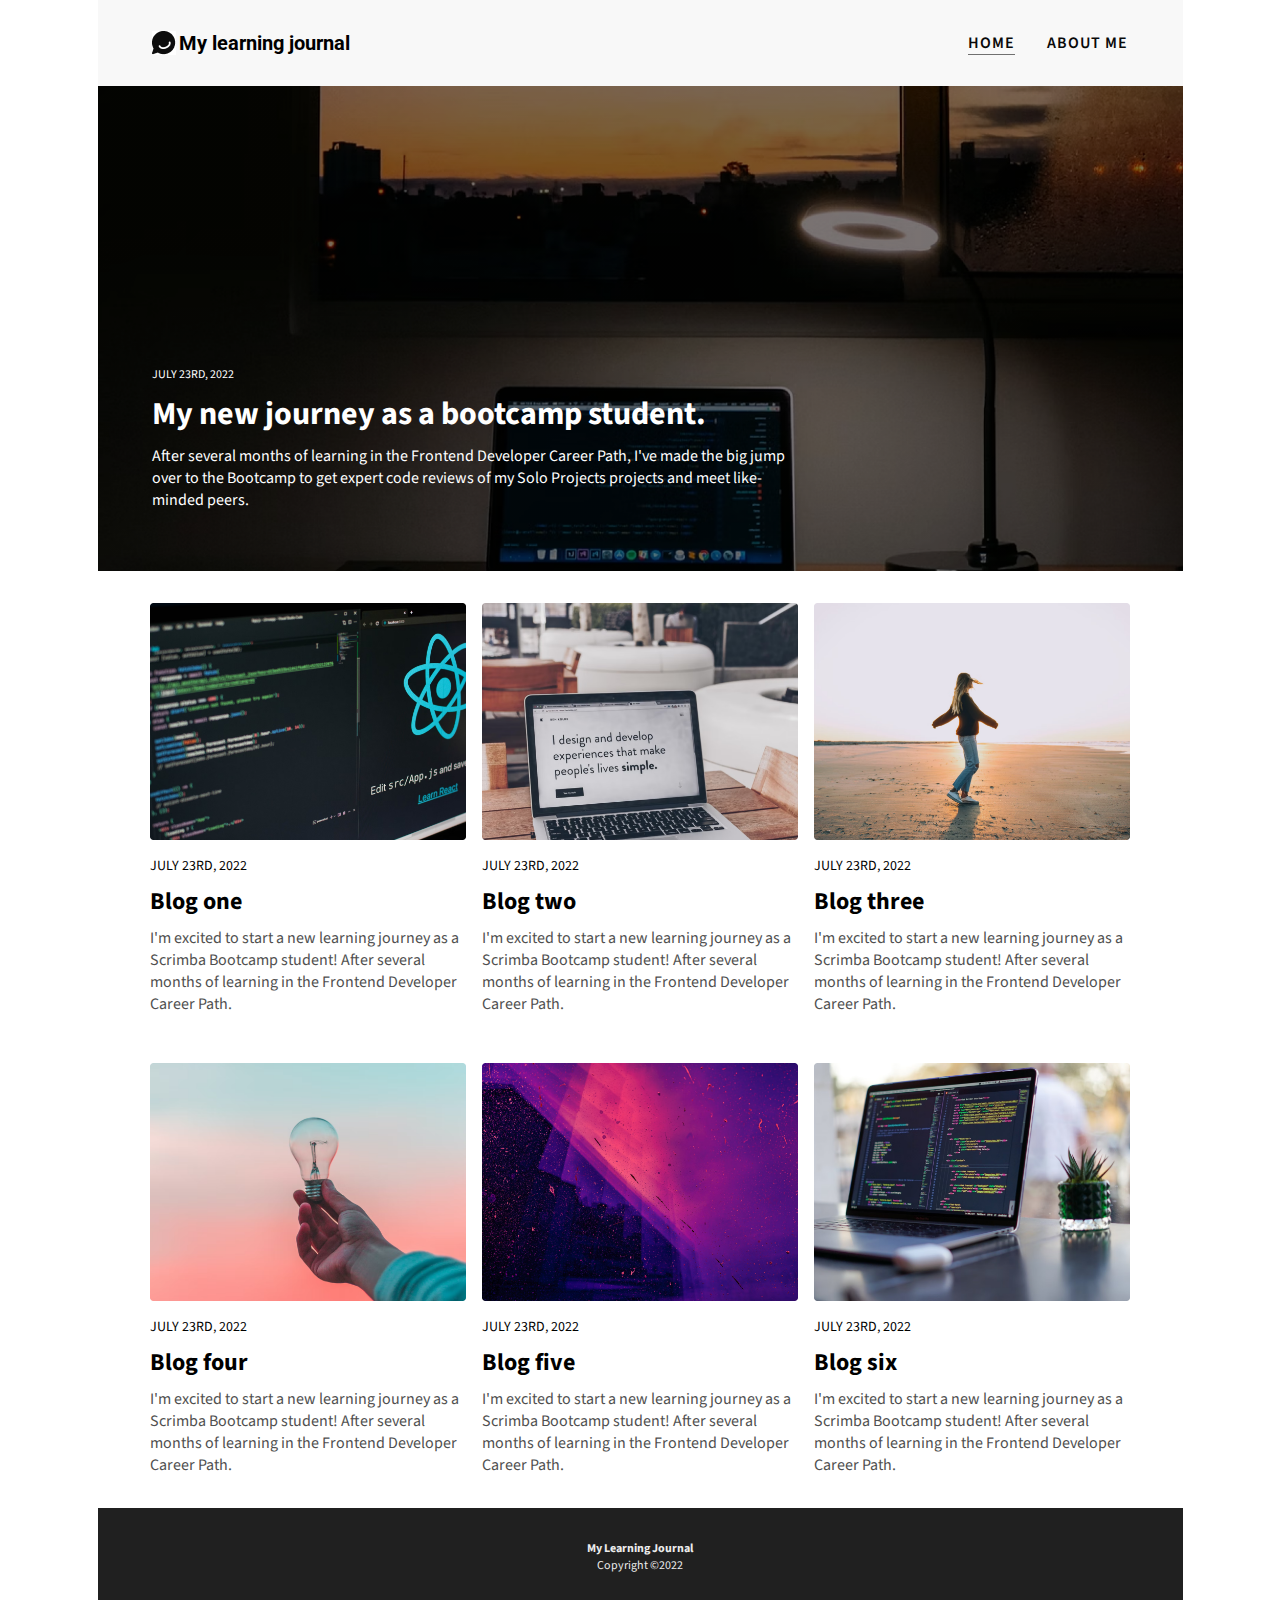
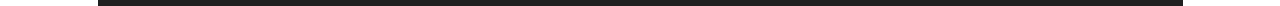
<file: index.html>
<!DOCTYPE html>
<html lang="en">
    <head>
        <meta charset="UTF-8">
        <meta http-equiv="X-UA-Compatible" content="IE=edge">
        <meta name="viewport" content="width=device-width, initial-scale=1.0">
        <title>My Learning Journal</title>
        <link rel="stylesheet" href="css/styles.css">
        <!-- Font -->
        <link rel="preconnect" href="https://fonts.googleapis.com">
        <link rel="preconnect" href="https://fonts.gstatic.com" crossorigin>
        <link href="https://fonts.googleapis.com/css2?family=Roboto&family=Source+Sans+Pro:wght@400;700&display=swap" rel="stylesheet">

    </head>

    <body>
        <header>
            <div class="container container-flex">
                <div class="site-title">
                    <img src="images\logo.jpg" class="img-logo">
                    <h1><a class="hidden" href="index.html">My learning journal</a></h1>
                </div>
                <nav>
                    <ul>
                        <li><a class="current-page" href="index.html">Home</a></li>
                        <li><a href="about-me.html">About Me</a></li>
                    </ul>
                </nav>
            </div> <!-- / .container -->
        </header>
        
        <div class="hero">
            <article class="article-featured container-flex">
                <h2 class="article-title"><a href="hero.html">My new journey as a bootcamp student.</a></h2>
                <p class="article-info">July 23rd, 2022</p>
                <p class="article-body">After several months of learning in the Frontend Developer Career Path, I've made the big jump over to the Bootcamp to get expert code reviews of my Solo Projects projects and meet like-minded peers.</p>
                </article>
        </div>
            
        <div class="posts container">
            <article class="article-recent container-flex">
                <h2 class="article-title">Blog one</h2>
                <img src="images/blog-image-01.png" alt="" class="article-image">
                <p class="article-info">July 23rd, 2022</p>
                <p class="article-body">I'm excited to start a new learning journey as a Scrimba Bootcamp student! After several months of learning in the Frontend Developer Career Path.</p>
            </article>

            <article class="article-recent container-flex">
                <h2 class="article-title">Blog two</h2>
                <img src="images/blog-image-02.png" alt="" class="article-image">
                <p class="article-info">July 23rd, 2022</p>
                <p class="article-body">I'm excited to start a new learning journey as a Scrimba Bootcamp student! After several months of learning in the Frontend Developer Career Path.</p>
            </article>

            <article class="article-recent container-flex">
                <h2 class="article-title">Blog three</h2>
                <img src="images/blog-image-03.png" alt="" class="article-image">
                <p class="article-info">July 23rd, 2022</p>
                <p class="article-body">I'm excited to start a new learning journey as a Scrimba Bootcamp student! After several months of learning in the Frontend Developer Career Path.</p>
            </article>

            <article class="article-recent container-flex">
                <h2 class="article-title">Blog four</h2>
                <img src="images/blog-image-04.png" alt="" class="article-image">
                <p class="article-info">July 23rd, 2022</p>
                <p class="article-body">I'm excited to start a new learning journey as a Scrimba Bootcamp student! After several months of learning in the Frontend Developer Career Path.</p>
            </article>

            <article class="article-recent container-flex">
                <h2 class="article-title">Blog five</h2>
                <img src="images/blog-image-05.png" alt="" class="article-image">
                <p class="article-info">July 23rd, 2022</p>
                <p class="article-body">I'm excited to start a new learning journey as a Scrimba Bootcamp student! After several months of learning in the Frontend Developer Career Path.</p>
            </article>

            <article class="article-recent container-flex">
                <h2 class="article-title">Blog six</h2>
                <img src="images/blog-image-06.png" alt="" class="article-image">
                <p class="article-info">July 23rd, 2022</p>
                <p class="article-body">I'm excited to start a new learning journey as a Scrimba Bootcamp student! After several months of learning in the Frontend Developer Career Path.</p>
            </article>
        </div>


        <footer>
            <p><strong>My Learning Journal</strong></p>
            <p>Copyright ©2022</p>
        </footer>

    </body>
</html>
</file>
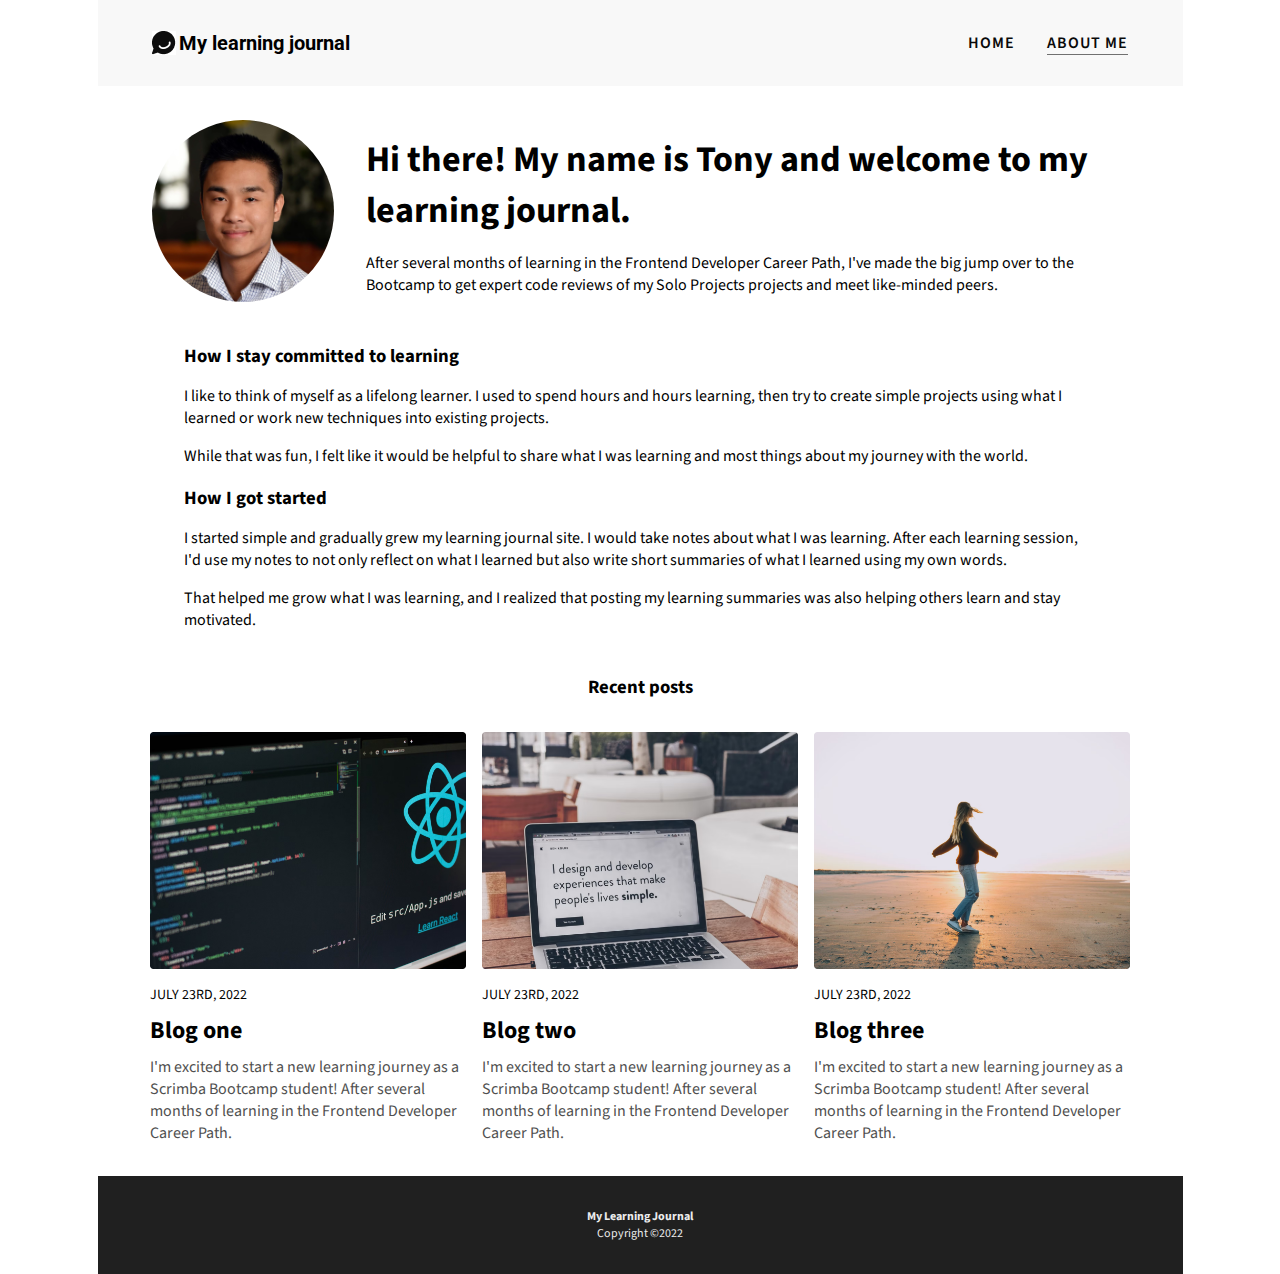
<file: about-me.html>
<!DOCTYPE html>
<html lang="en">
    <head>
        <meta charset="UTF-8">
        <meta http-equiv="X-UA-Compatible" content="IE=edge">
        <meta name="viewport" content="width=device-width, initial-scale=1.0">
        <title>My Learning Journal</title>
        <link rel="stylesheet" href="css/styles.css">
        <!-- Font -->
        <link rel="preconnect" href="https://fonts.googleapis.com">
        <link rel="preconnect" href="https://fonts.gstatic.com" crossorigin>
        <link href="https://fonts.googleapis.com/css2?family=Roboto&family=Source+Sans+Pro:wght@400;700&display=swap" rel="stylesheet">

    </head>

    <body>
        <header>
            <div class="container container-flex">
                <div class="site-title">
                    <img src="images\logo.jpg" class="img-logo">
                    <h1><a class="hidden" href="index.html">My learning journal</a></h1>
                </div>
                <nav>
                    <ul>
                        <li><a href="index.html">Home</a></li>
                        <li><a class="current-page" href="about-me.html">About Me</a></li>
                    </ul>
                </nav>
            </div> <!-- / .container -->
        </header>
        
        <div class="about-me-container">
            <div class="about-me container-flex">
                <div class="about-me-intro container-flex">
                    <img src="images/tony.jpg" alt="avatar" class="avatar-img">
                    <div>
                        <h2 class="about-me-title">Hi there! My name is Tony and welcome to my learning journal.</h2>
                        <p class="article-body">After several months of learning in the Frontend Developer Career Path, I've made the big jump over to the Bootcamp to get expert code reviews of my Solo Projects projects and meet like-minded peers.</p>
                    </div>
                </div>
             
                <div class="blog-post">
                    <h3>How I stay committed to learning</h3>
                    <p>I like to think of myself as a lifelong learner. I used to spend hours and hours learning, then try to create simple projects using what I learned or work new techniques into existing projects.</p> 

                    <p>While that was fun, I felt like it would be helpful to share what I was learning and most things about my journey with the world.</p>
    
                    <h3>How I got started</h3>
                    <p>I started simple and gradually grew my learning journal site. I would take notes about what I was learning. After each learning session, I'd use my notes to not only reflect on what I learned but also write short summaries of what I learned using my own words.</p>
                    <p>That helped me grow what I was learning, and I realized that posting my learning summaries was also helping others learn and stay motivated.</p>
                </div>
            </div> 
        </div>

        <h3 class="recent-post-title">Recent posts</h3>
            
        <div class="posts container">
            <article class="article-recent container-flex">
                <h2 class="article-title">Blog one</h2>
                <img src="images/blog-image-01.png" alt="" class="article-image">
                <p class="article-info">July 23rd, 2022</p>
                <p class="article-body">I'm excited to start a new learning journey as a Scrimba Bootcamp student! After several months of learning in the Frontend Developer Career Path.</p>
            </article>

            <article class="article-recent container-flex">
                <h2 class="article-title">Blog two</h2>
                <img src="images/blog-image-02.png" alt="" class="article-image">
                <p class="article-info">July 23rd, 2022</p>
                <p class="article-body">I'm excited to start a new learning journey as a Scrimba Bootcamp student! After several months of learning in the Frontend Developer Career Path.</p>
            </article>

            <article class="article-recent container-flex">
                <h2 class="article-title">Blog three</h2>
                <img src="images/blog-image-03.png" alt="" class="article-image">
                <p class="article-info">July 23rd, 2022</p>
                <p class="article-body">I'm excited to start a new learning journey as a Scrimba Bootcamp student! After several months of learning in the Frontend Developer Career Path.</p>
            </article>

        </div>


        <footer>
            <p><strong>My Learning Journal</strong></p>
            <p>Copyright ©2022</p>
        </footer>

    </body>
</html>
</file>
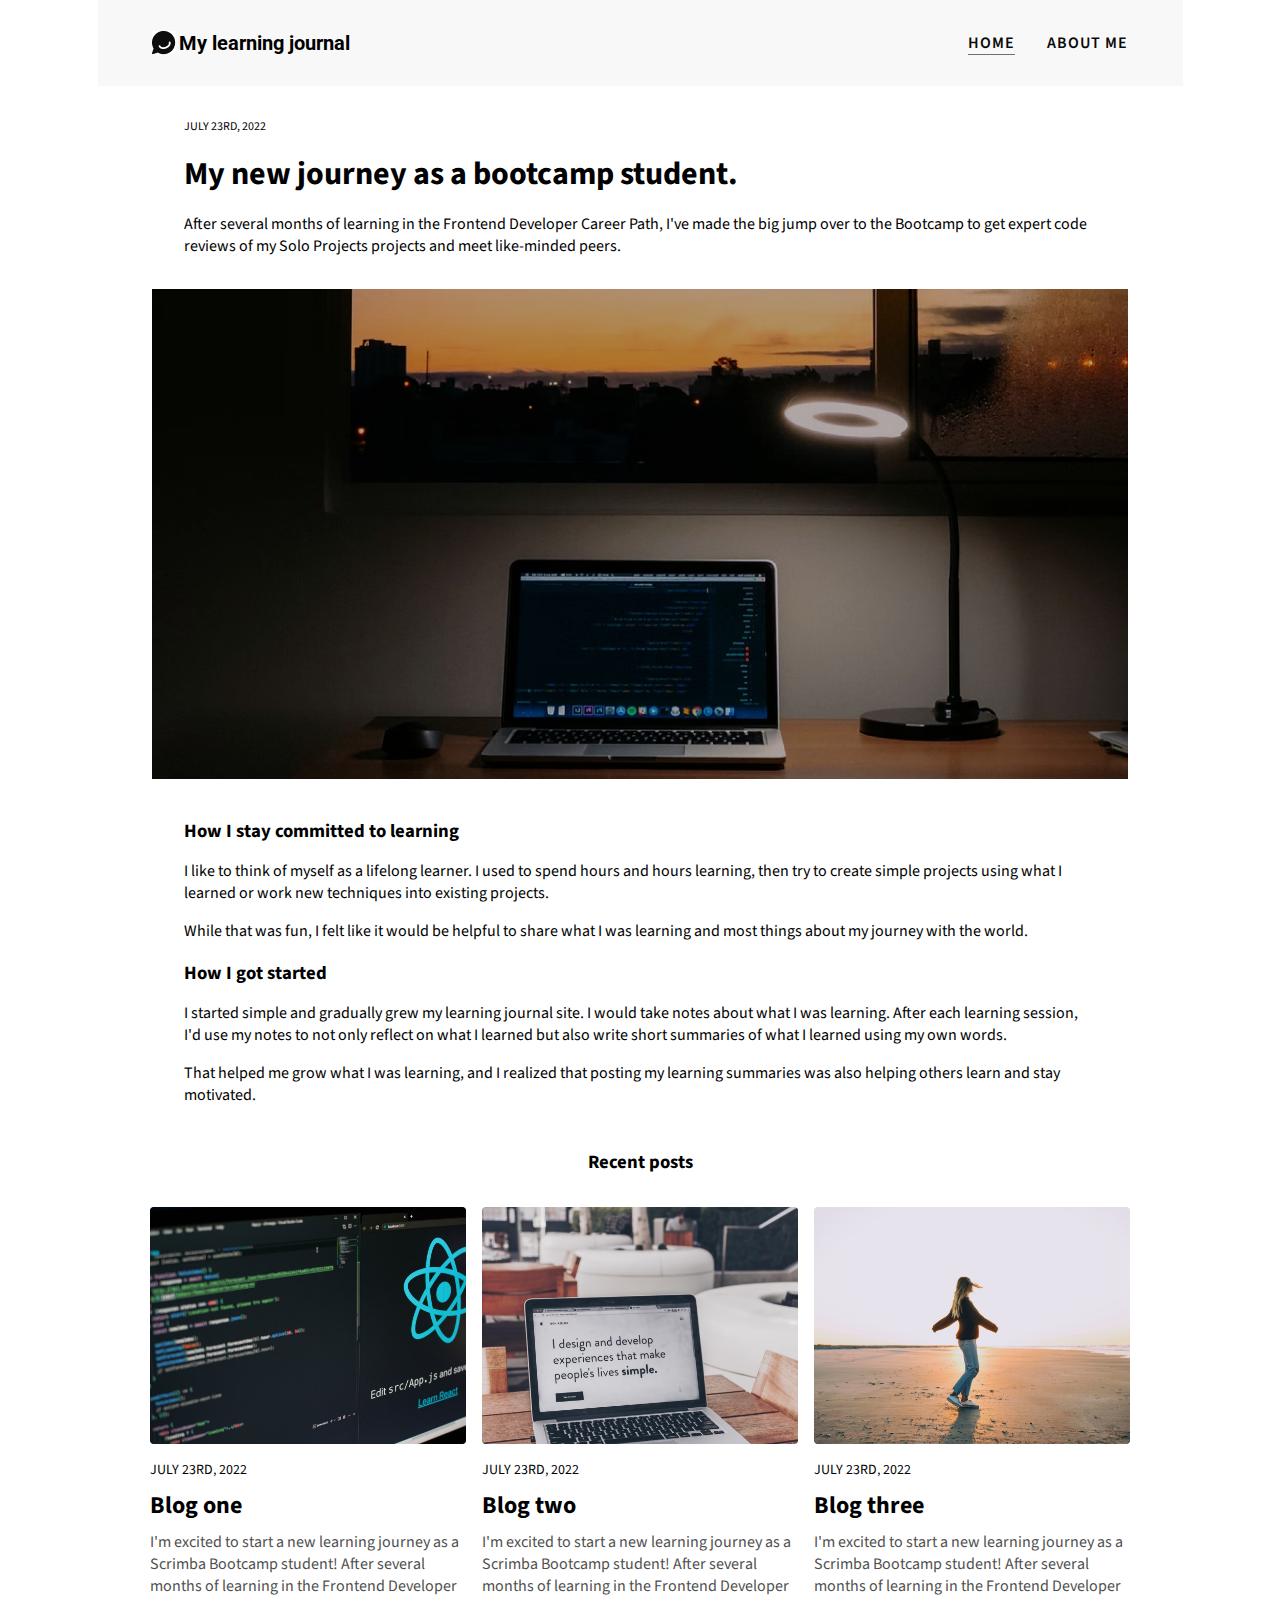
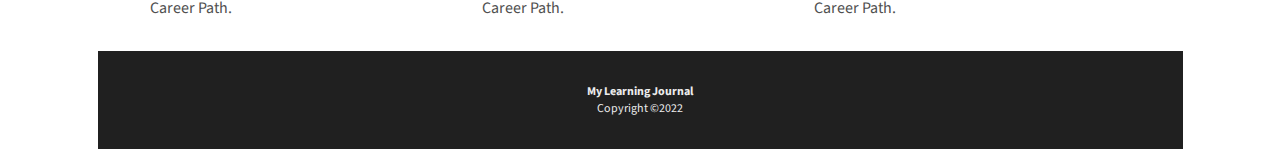
<file: hero.html>
<!DOCTYPE html>
<html lang="en">
    <head>
        <meta charset="UTF-8">
        <meta http-equiv="X-UA-Compatible" content="IE=edge">
        <meta name="viewport" content="width=device-width, initial-scale=1.0">
        <title>My Learning Journal</title>
        <link rel="stylesheet" href="css/styles.css">
        <!-- Font -->
        <link rel="preconnect" href="https://fonts.googleapis.com">
        <link rel="preconnect" href="https://fonts.gstatic.com" crossorigin>
        <link href="https://fonts.googleapis.com/css2?family=Roboto&family=Source+Sans+Pro:wght@400;700&display=swap" rel="stylesheet">

    </head>

    <body>
        <header>
            <div class="container container-flex">
                <div class="site-title">
                    <img src="images\logo.jpg" class="img-logo">
                    <h1><a class="hidden" href="index.html">My learning journal</a></h1>
                </div>
                <nav>
                    <ul>
                        <li><a class="current-page" href="index.html">Home</a></li>
                        <li><a href="about-me.html">About Me</a></li>
                    </ul>
                </nav>
            </div> <!-- / .container -->
        </header>
        
        <div class="hero-post">
            <article class="article-featured container-flex">
                <div class="hero-intro container-flex">
                    <h2 class="article-title">My new journey as a bootcamp student.</h2>
                    <p class="article-info">July 23rd, 2022</p>
                    <p class="article-body">After several months of learning in the Frontend Developer Career Path, I've made the big jump over to the Bootcamp to get expert code reviews of my Solo Projects projects and meet like-minded peers.</p>
                </div>

                <img src="images/article-image-hero.png" alt="" class="featured-image">

                <div class="blog-post">
                    
                    <h3>How I stay committed to learning</h3>
                    <p>I like to think of myself as a lifelong learner. I used to spend hours and hours learning, then try to create simple projects using what I learned or work new techniques into existing projects.</p> 
                    <p>While that was fun, I felt like it would be helpful to share what I was learning and most things about my journey with the world.</p>
    
                    <h3>How I got started</h3>
                    <p>I started simple and gradually grew my learning journal site. I would take notes about what I was learning. After each learning session, I'd use my notes to not only reflect on what I learned but also write short summaries of what I learned using my own words.</p>
                    <p>That helped me grow what I was learning, and I realized that posting my learning summaries was also helping others learn and stay motivated.</p>
                </div>

                </article>
        </div>

        <h3 class="recent-post-title">Recent posts</h3>
            
        <div class="posts container">
            <article class="article-recent container-flex">
                <h2 class="article-title">Blog one</h2>
                <img src="images/blog-image-01.png" alt="" class="article-image">
                <p class="article-info">July 23rd, 2022</p>
                <p class="article-body">I'm excited to start a new learning journey as a Scrimba Bootcamp student! After several months of learning in the Frontend Developer Career Path.</p>
            </article>

            <article class="article-recent container-flex">
                <h2 class="article-title">Blog two</h2>
                <img src="images/blog-image-02.png" alt="" class="article-image">
                <p class="article-info">July 23rd, 2022</p>
                <p class="article-body">I'm excited to start a new learning journey as a Scrimba Bootcamp student! After several months of learning in the Frontend Developer Career Path.</p>
            </article>

            <article class="article-recent container-flex">
                <h2 class="article-title">Blog three</h2>
                <img src="images/blog-image-03.png" alt="" class="article-image">
                <p class="article-info">July 23rd, 2022</p>
                <p class="article-body">I'm excited to start a new learning journey as a Scrimba Bootcamp student! After several months of learning in the Frontend Developer Career Path.</p>
            </article>

        </div>


        <footer>
            <p><strong>My Learning Journal</strong></p>
            <p>Copyright ©2022</p>
        </footer>

    </body>
</html>
</file>
<file: css/styles.css>
/* * {
    border: 1px solid red;
} */

*, *::before, *::after {
    box-sizing: border-box;
}

html, 
body {
    margin: 0;
    padding: 0;
}

body {
    font-family: 'Source Sans Pro', sans-serif;
}

.img-logo {
    align-self: center;
}

img {
    max-width: 100%;
    display: block;
}

/* ================= Typography ================= */

h1, h2, h3 {
    font-weight: 700;
}

h1 {
    font-family: 'Roboto', sans-serif;
    font-size: 0.8rem;
}

h3 {
    margin-bottom: 0.5em;
}

.hidden {
    text-decoration: none;
    color: black;
}

/* Nav section */
nav a, .article-info {
    text-transform: uppercase;
}

nav a {
    font-size: 0.75rem;
}


/* Hero section */
.hero a {
    text-decoration: none;
    color: #ffffff;
}

.hero a:hover,
.hero a:focus {
    color: #4385a8;
}

.hero h2, 
.hero-post h2 {
    font-size: 2rem;
    margin: 0;
}

h2, p {
    margin: 0
}

.hero .article-info,
.hero-post .article-info {
    font-size: 0.75rem;
}


/* Posts section */
.posts .article-info {
    font-size: 0.875rem;
}

.posts .article-body {
    color: #505050;
}

.recent-post-title {
    text-align: center;
    margin-bottom: 0;
}

/* Footer */
footer p {
    color: #ECECEC;
    font-size: 0.75rem;
}

/* ================= Layout ================= */

.site-title {
    display: flex;
    justify-content: flex-start;
    gap: 0.2em;
    align-items: center;
}

header {
    max-width: 1085px;  
    margin: 0 auto;
}

.container {
    width: 90%;
    max-width: 980px;  
    margin: 0 auto;
}

.container-flex {
    display: flex;
}

header {
    background: #f8f8f8;
    padding: 0.25rem 0;
}

header .container {
    justify-content: space-between;
}

.hero {
    background: linear-gradient(0deg, rgba(0, 0, 0, 0.31), rgba(0, 0, 0, 0.31)), url(../images/article-image-hero.png);
    background-size: cover;
    color: #ffffff;
    max-width: 1085px;
    margin: 0 auto;
}

.hero-post {
    margin: 0 auto;
}

footer {
    background: #202020;
    padding: 2em;
    text-align: center;
    max-width: 1085px;
    margin: 2em auto 0;
}


/* navigation */

nav ul {
    list-style: none;
    padding: 0;
    display: flex;
    justify-content: center;
}

nav li {
    margin-left: 2em;
}

nav a {
    text-decoration: none;
    color: #090909;
    font-weight: 600;
    letter-spacing: 1px;
}

nav a:hover, 
nav a:focus {
    color: #1792d2;
}

.current-page {
    border-bottom: 1px solid #707070;
}

.current-page:hover {
    color: #707070;
}


/* articles and posts */
.article-featured {
    flex-direction: column;
    gap: 0.5rem;
    width: 90%;
    margin: 0 auto;
    padding-top: 5.5rem;
    padding-bottom: 1.5rem;
    
}

.article-recent {
    flex-direction: column;
    gap: 0.5rem;
}

.article-info {
    order: -3;
}

.article-image {
    order: -2;
    margin-top: 2rem;
    margin-bottom: 0.5rem;
    max-height: 250px;
    object-fit: cover;
    border-radius: 3px;
    order: -4;
}

.article-title {
    order: -2;
}

.article-body {
    order: -1;
}

.hero-post {
    max-width: 1085px;
}

.hero-post .article-featured {
    padding-top: 2rem;
}

.hero-post .container-flex {
    gap: 1em;
}

.hero-post .featured-image {
    max-height: 191px;
    object-fit: cover;
    object-position: top;
}

/* About Me */

.about-me-container {
    max-width: 1085px;
    margin: 0 auto;
}

.about-me {
    flex-direction: column;
    gap: 0.5rem;
    width: 90%;
    margin: 0 auto;
    padding-top: 1.5rem;
    padding-bottom: 1.5rem;
    
}

.about-me-intro,
.hero-intro {
    flex-direction: column;
}

.about-me-title {
    font-size: 2.25rem;
    margin-top: 1.5rem;
}

.about-me .article-body {
    margin-bottom: 1em;
    margin-top: 1em;
    order: 0;
}

.avatar-img {
    max-width: 182px;
    display: block;
    border-radius: 50%;
}


.blog-post p {
    margin-top: 1em;
}


/* CSS Grid */
.posts {
    display: grid;
    gap: 1em;
    grid-template-columns: repeat(auto-fit, minmax(240px, 1fr))
}



/* ================= Media Queries ================= */
@media (min-width: 600px) {
    .hero .article-featured {
        padding: 140px 150px 60px 0;
    }

    .hero-post .featured-image {
        max-height: 490px;
        margin-top: 1em;
    }

    .about-me-intro {
        flex-direction: row;
        align-items: center;
        gap: 2em;
    }

    .blog-post,
    .hero-intro {
        padding: 0 2em;
    }

    .blog-post {
        margin-top: 0.25em;
    }
}

@media (min-width: 768px) {
    header {
        padding: 1em 0;
    }

    h1 {
        font-size: 1.25rem;
    }


    nav a {
        font-size: 1rem;
    }
    

    .hero .article-featured {
        padding: 280px 320px 60px 0;
    }

    
}
</file>
